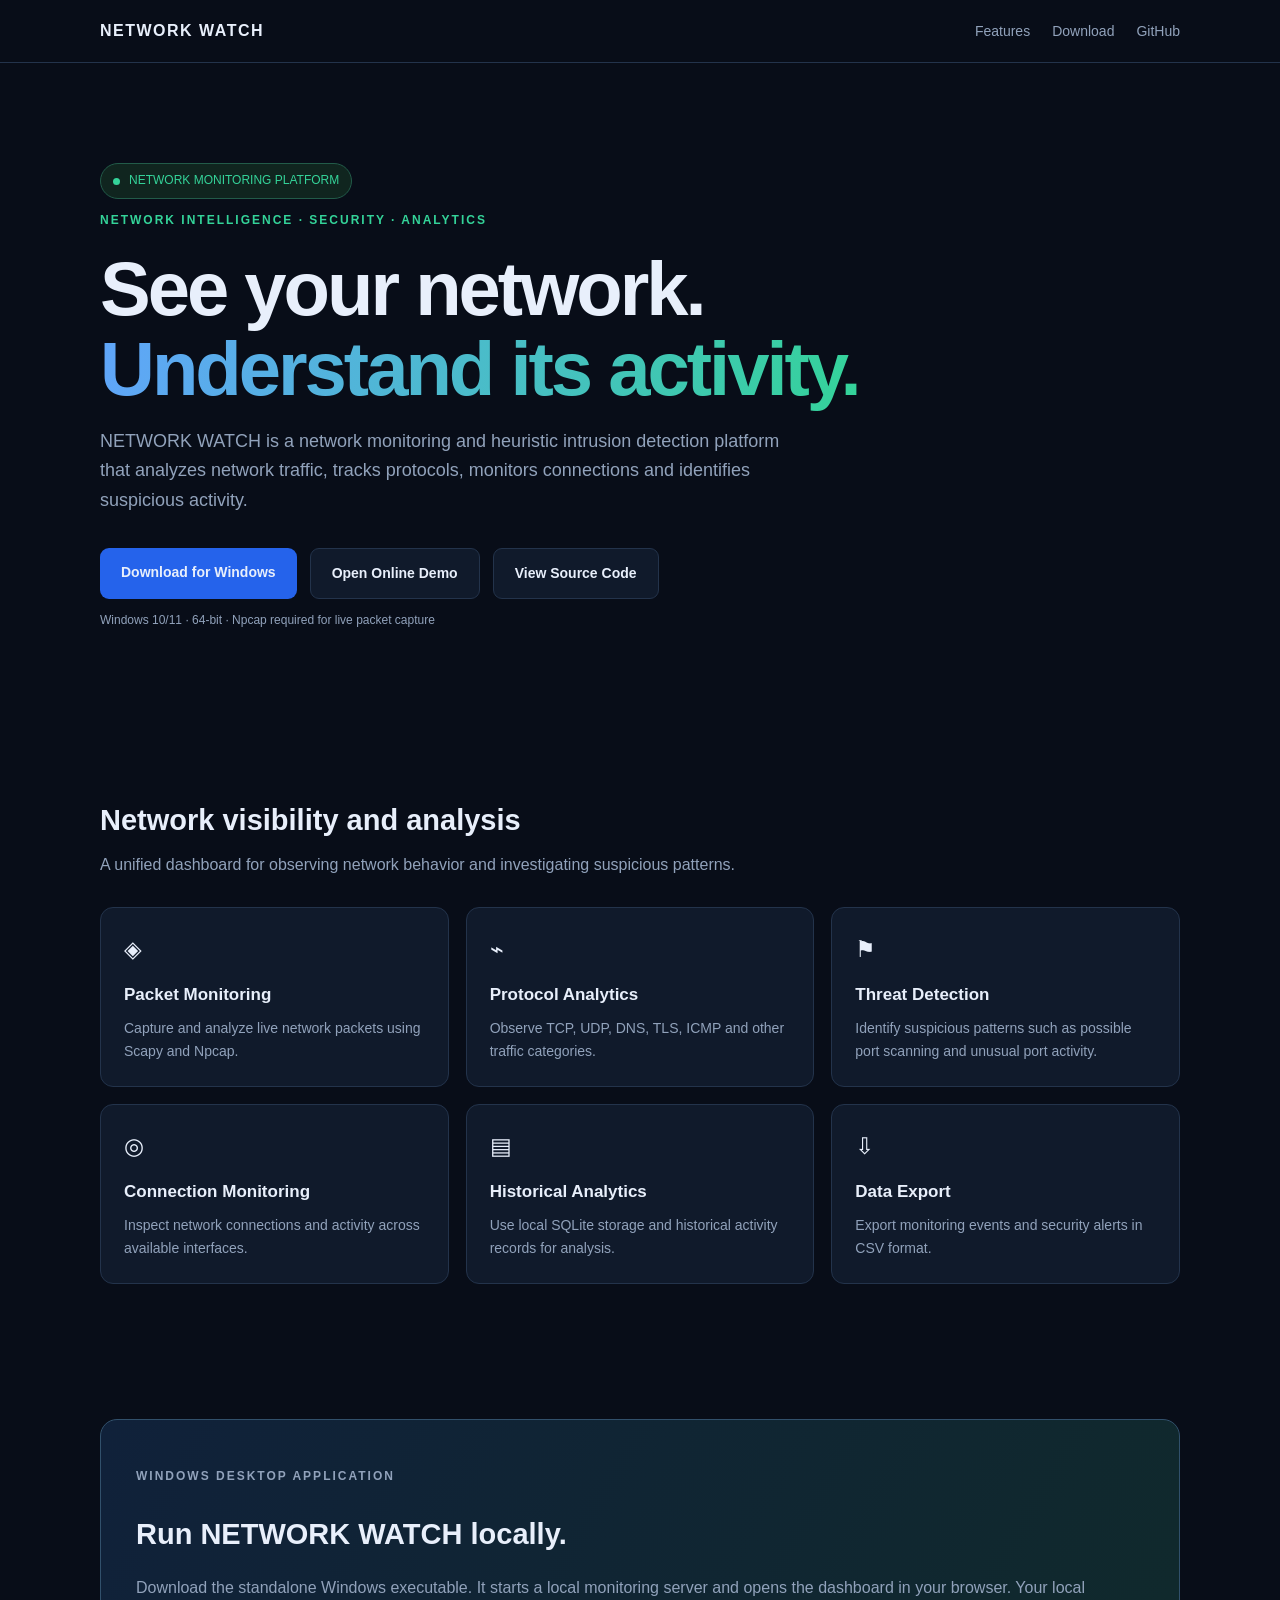
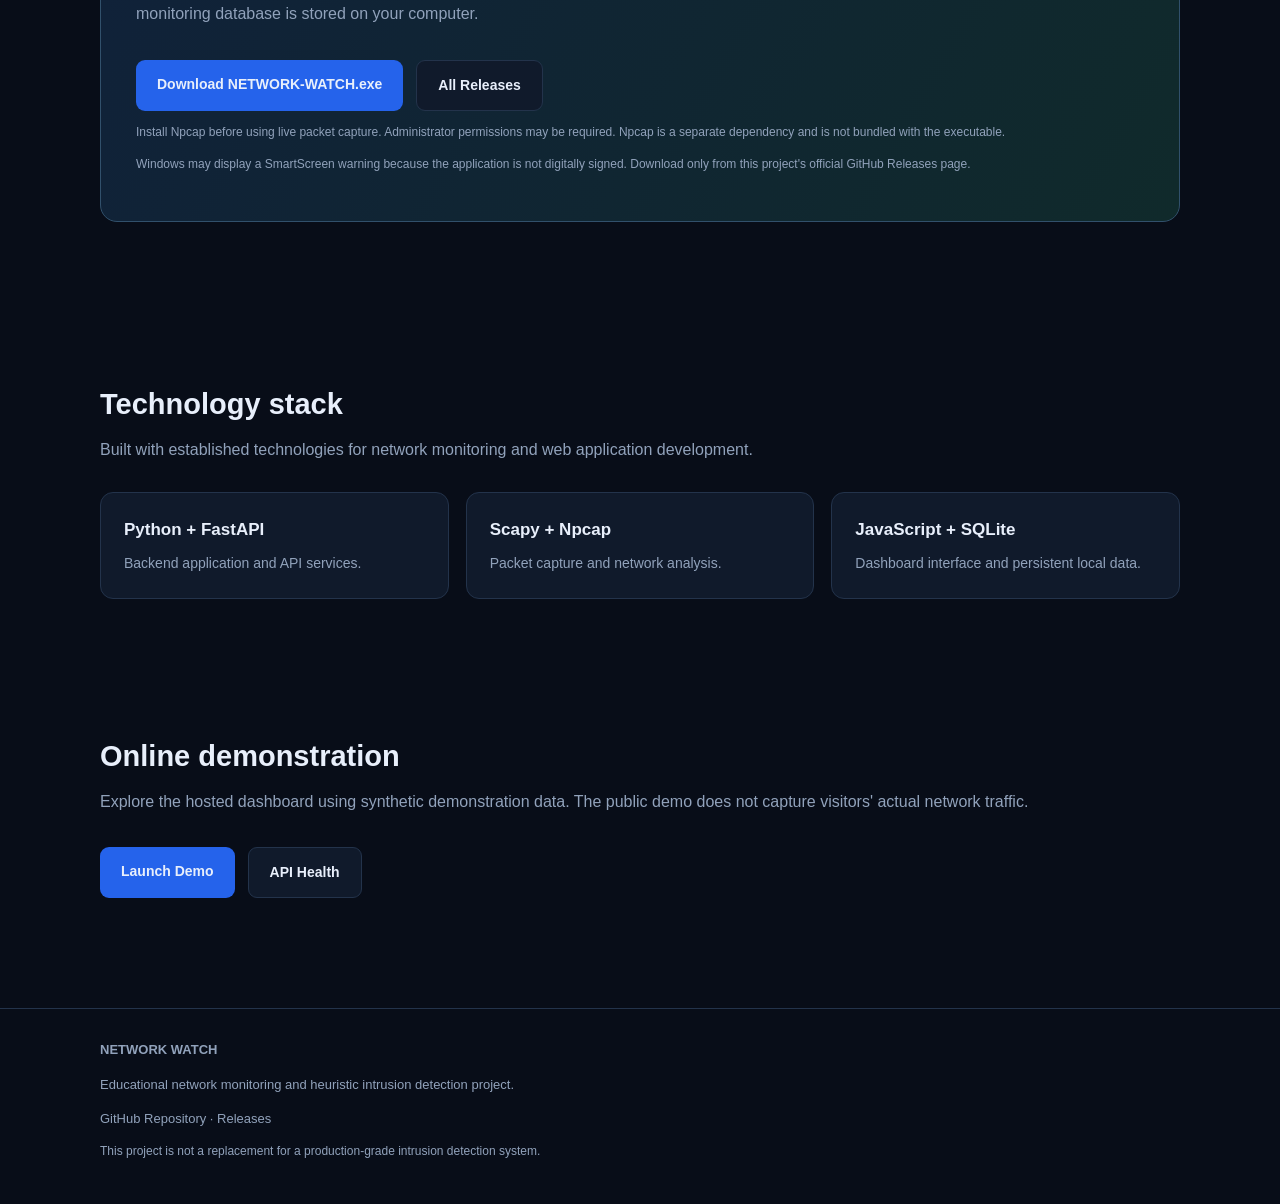
<file: docs/index.html>
﻿<!DOCTYPE html>
<html lang="en">
<head>
<meta charset="UTF-8">
<meta name="viewport" content="width=device-width, initial-scale=1.0">
<meta name="theme-color" content="#080d18">
<meta name="description" content="NETWORK WATCH — A Windows network monitoring and heuristic intrusion detection platform built with Python, FastAPI and Scapy.">
<title>NETWORK WATCH | Network Intelligence</title>

<style>
:root {
  color-scheme: dark;
  --bg: #080d18;
  --panel: #101a2b;
  --border: #23334b;
  --text: #e8effb;
  --muted: #91a2bb;
  --blue: #60a5fa;
  --green: #34d399;
}
* { box-sizing: border-box; }
body {
  margin: 0;
  background: var(--bg);
  color: var(--text);
  font-family: Inter, Segoe UI, Arial, sans-serif;
  line-height: 1.65;
}
a { color: inherit; text-decoration: none; }
.container { width: min(1080px, 90%); margin: auto; }
nav {
  border-bottom: 1px solid var(--border);
  padding: 18px 0;
}
.nav-inner {
  display: flex;
  justify-content: space-between;
  align-items: center;
  gap: 20px;
}
.brand { font-weight: 800; letter-spacing: 1.5px; }
.nav-links { display: flex; gap: 22px; color: var(--muted); font-size: 14px; }
.hero { padding: 100px 0 75px; }
.eyebrow {
  color: var(--green);
  font-size: 12px;
  letter-spacing: 2px;
  font-weight: 800;
}
h1 {
  font-size: clamp(42px, 7vw, 76px);
  line-height: 1.05;
  letter-spacing: -3px;
  margin: 18px 0;
}
.gradient {
  background: linear-gradient(100deg, #60a5fa, #34d399);
  color: transparent;
  background-clip: text;
}
.lead { color: var(--muted); max-width: 680px; font-size: 18px; }
.actions { display: flex; flex-wrap: wrap; gap: 13px; margin-top: 32px; }
.button {
  display: inline-block;
  padding: 13px 21px;
  border-radius: 9px;
  font-weight: 700;
  font-size: 14px;
  background: #2563eb;
}
.button.secondary { background: var(--panel); border: 1px solid var(--border); }
.status {
  display: inline-flex;
  align-items: center;
  gap: 9px;
  color: var(--green);
  font-size: 12px;
  border: 1px solid #225b49;
  background: #10251f;
  padding: 7px 12px;
  border-radius: 30px;
}
.dot { width: 7px; height: 7px; background: var(--green); border-radius: 50%; }
.section { padding: 55px 0; }
.section h2 { font-size: 29px; margin-bottom: 8px; }
.section-intro { color: var(--muted); margin-top: 0; }
.grid {
  display: grid;
  grid-template-columns: repeat(3, 1fr);
  gap: 17px;
  margin-top: 28px;
}
.card {
  background: var(--panel);
  border: 1px solid var(--border);
  padding: 23px;
  border-radius: 13px;
}
.card h3 { margin: 0 0 8px; font-size: 17px; }
.card p { color: var(--muted); font-size: 14px; margin: 0; }
.card-icon { font-size: 23px; margin-bottom: 12px; }
.download {
  background: linear-gradient(120deg, #10213a, #102a2b);
  border: 1px solid #31506b;
  border-radius: 17px;
  padding: 35px;
  margin: 25px 0;
}
.download p { color: var(--muted); }
.small { font-size: 12px; color: var(--muted); }
code {
  color: #a5d8ff;
  background: #080d18;
  padding: 3px 7px;
  border-radius: 5px;
}
footer {
  border-top: 1px solid var(--border);
  padding: 30px 0;
  margin-top: 55px;
  color: var(--muted);
  font-size: 13px;
}
@media(max-width:700px) {
  .grid { grid-template-columns: 1fr; }
  .nav-links { gap: 11px; font-size: 12px; }
  .hero { padding-top: 65px; }
  h1 { letter-spacing: -2px; }
  .download { padding: 23px; }
}
</style>
</head>

<body>
<nav>
  <div class="container nav-inner">
    <a class="brand" href="#">NETWORK WATCH</a>
    <div class="nav-links">
      <a href="#features">Features</a>
      <a href="#download">Download</a>
      <a href="https://github.com/Ayushcodes-hub/NETWORK-WATCH">GitHub</a>
    </div>
  </div>
</nav>

<main class="container">
  <section class="hero">
    <div class="status"><span class="dot"></span> NETWORK MONITORING PLATFORM</div>
    <p class="eyebrow">NETWORK INTELLIGENCE · SECURITY · ANALYTICS</p>
    <h1>See your network.<br><span class="gradient">Understand its activity.</span></h1>
    <p class="lead">
      NETWORK WATCH is a network monitoring and heuristic intrusion
      detection platform that analyzes network traffic, tracks protocols,
      monitors connections and identifies suspicious activity.
    </p>
    <div class="actions">
      <a class="button" href="https://github.com/Ayushcodes-hub/NETWORK-WATCH/releases/latest/download/NETWORK-WATCH.exe">Download for Windows</a>
      <a class="button secondary" href="https://frontend-1z130vhcc-a-001e.vercel.app/">Open Online Demo</a>
      <a class="button secondary" href="https://github.com/Ayushcodes-hub/NETWORK-WATCH">View Source Code</a>
    </div>
    <p class="small">Windows 10/11 · 64-bit · Npcap required for live packet capture</p>
  </section>

  <section class="section" id="features">
    <h2>Network visibility and analysis</h2>
    <p class="section-intro">A unified dashboard for observing network behavior and investigating suspicious patterns.</p>
    <div class="grid">
      <article class="card">
        <div class="card-icon">◈</div>
        <h3>Packet Monitoring</h3>
        <p>Capture and analyze live network packets using Scapy and Npcap.</p>
      </article>
      <article class="card">
        <div class="card-icon">⌁</div>
        <h3>Protocol Analytics</h3>
        <p>Observe TCP, UDP, DNS, TLS, ICMP and other traffic categories.</p>
      </article>
      <article class="card">
        <div class="card-icon">⚑</div>
        <h3>Threat Detection</h3>
        <p>Identify suspicious patterns such as possible port scanning and unusual port activity.</p>
      </article>
      <article class="card">
        <div class="card-icon">◎</div>
        <h3>Connection Monitoring</h3>
        <p>Inspect network connections and activity across available interfaces.</p>
      </article>
      <article class="card">
        <div class="card-icon">▤</div>
        <h3>Historical Analytics</h3>
        <p>Use local SQLite storage and historical activity records for analysis.</p>
      </article>
      <article class="card">
        <div class="card-icon">⇩</div>
        <h3>Data Export</h3>
        <p>Export monitoring events and security alerts in CSV format.</p>
      </article>
    </div>
  </section>

  <section class="section" id="download">
    <div class="download">
      <p class="eyebrow">WINDOWS DESKTOP APPLICATION</p>
      <h2>Run NETWORK WATCH locally.</h2>
      <p>
        Download the standalone Windows executable. It starts a local
        monitoring server and opens the dashboard in your browser.
        Your local monitoring database is stored on your computer.
      </p>
      <div class="actions">
        <a class="button" href="https://github.com/Ayushcodes-hub/NETWORK-WATCH/releases/latest/download/NETWORK-WATCH.exe">Download NETWORK-WATCH.exe</a>
        <a class="button secondary" href="https://github.com/Ayushcodes-hub/NETWORK-WATCH/releases/latest">All Releases</a>
      </div>
      <p class="small">
        Install Npcap before using live packet capture. Administrator
        permissions may be required. Npcap is a separate dependency and
        is not bundled with the executable.
      </p>
      <p class="small">
        Windows may display a SmartScreen warning because the application
        is not digitally signed. Download only from this project's official
        GitHub Releases page.
      </p>
    </div>
  </section>

  <section class="section">
    <h2>Technology stack</h2>
    <p class="section-intro">Built with established technologies for network monitoring and web application development.</p>
    <div class="grid">
      <article class="card"><h3>Python + FastAPI</h3><p>Backend application and API services.</p></article>
      <article class="card"><h3>Scapy + Npcap</h3><p>Packet capture and network analysis.</p></article>
      <article class="card"><h3>JavaScript + SQLite</h3><p>Dashboard interface and persistent local data.</p></article>
    </div>
  </section>

  <section class="section">
    <h2>Online demonstration</h2>
    <p class="section-intro">
      Explore the hosted dashboard using synthetic demonstration data.
      The public demo does not capture visitors' actual network traffic.
    </p>
    <div class="actions">
      <a class="button" href="https://frontend-1z130vhcc-a-001e.vercel.app/">Launch Demo</a>
      <a class="button secondary" href="https://network-watch-api.onrender.com/api/health">API Health</a>
    </div>
  </section>
</main>

<footer>
  <div class="container">
    <strong>NETWORK WATCH</strong>
    <p>Educational network monitoring and heuristic intrusion detection project.</p>
    <p>
      <a href="https://github.com/Ayushcodes-hub/NETWORK-WATCH">GitHub Repository</a>
      ·
      <a href="https://github.com/Ayushcodes-hub/NETWORK-WATCH/releases">Releases</a>
    </p>
    <p class="small">This project is not a replacement for a production-grade intrusion detection system.</p>
  </div>
</footer>
</body>
</html>
</file>
